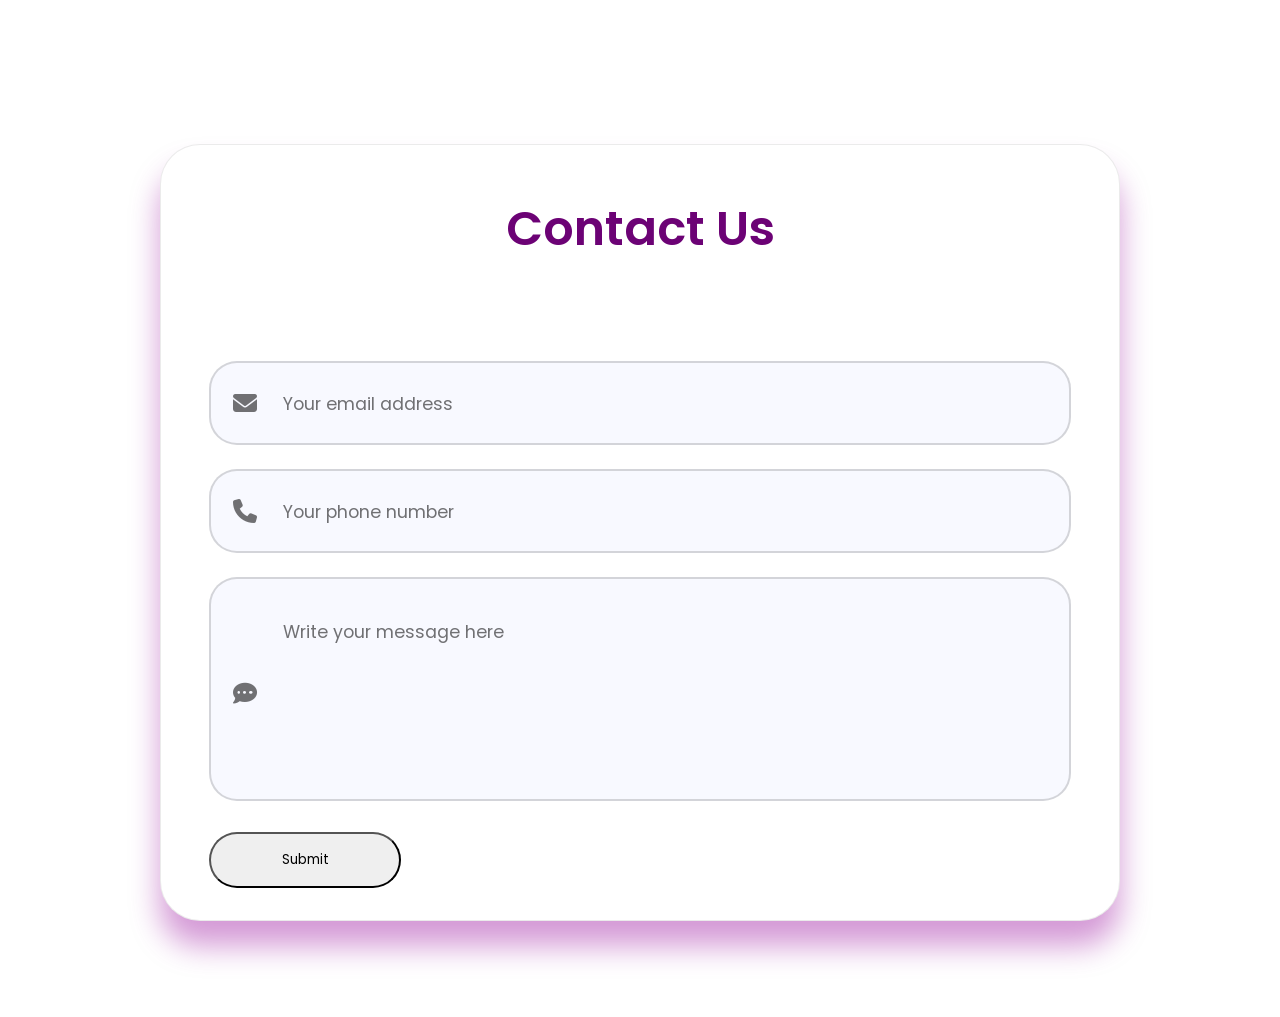
<file: contactUs.html>
<!DOCTYPE html>
<html lang="en">
<head>
    <meta charset="UTF-8">
    <meta name="viewport" content="width=device-width, initial-scale=1.0">
    <title>Document</title>
    <link rel="stylesheet" href="https://cdnjs.cloudflare.com/ajax/libs/font-awesome/6.5.1/css/all.min.css">

    <style>
        @import url('https://fonts.googleapis.com/css2?family=Poppins:wght@300;400;500;600;700&display=swap');

/* GLOBAL STYLES & RESET */
* {
    margin: 0;
    padding: 0;
    box-sizing: border-box;
    font-family: 'Poppins', sans-serif;
    text-decoration: none;
    list-style: none;
}

html {
    scroll-behavior: smooth;
}

body {
    background-color: #ffffff;
    color: #000000;
    overflow-x: hidden;
}
/* FIXED CONTAINER STRUCTURE */
section {
    min-height: 100vh;
    width: 100%;
    padding: 8rem 12%;
    position: relative;
}

.section-title {
    text-align: center;
    color: rgb(108, 2, 117);
    font-size: 3rem;
    font-weight: 600;
    margin-bottom: 4rem;
}


/* CUSTOM SCROLLBAR WITH GRADIENT */
::-webkit-scrollbar {
    width: 20px;
}

::-webkit-scrollbar-track {
    background: #e0e0e0;
}

/* CONTACT INPUT BOX LAYOUT */
.contact {
    display: flex;
    justify-content: center;
    padding: 4rem 0 6rem;
}

.input-box {
    display: flex;
    flex-direction: column;
    align-items: center;
    gap: 2rem;
    margin-top: 5rem;
    width: min(100%, 60rem);
    padding: 3rem 3rem 2rem;
    background: #ffffff;
    border-radius: 2.5rem;
    border: 1px solid rgba(0, 0, 0, 0.08);
    box-shadow: 0 25px 30px rgba(148, 3, 153, 0.4);
}

.training-details {
    width: 100%;
    background: linear-gradient(180deg, #ffffff 0%, #f7fbff 100%);
    border-radius: 1.5rem;
    padding: 1rem 1.5rem;
    border: 1px solid rgba(0,0,0,0.05);
    margin-bottom: 1.25rem;
    font-size: 1rem;
    color: rgba(0,0,0,0.85);
    line-height: 1.5;
}

.training-details p { margin: 0.2rem 0; }

.contact-form {
    display: flex;
    flex-direction: column;
    width: 100%;
    gap: 1.5rem;
}

.input {
    position: relative;
    width: 100%;
}

.input input,
.input textarea {
    border: 2px solid rgba(0, 0, 0, 0.15);
    border-radius: 1.75rem;
    width: 100%;
    padding: 1.6rem 1.8rem 1.6rem 4.5rem;
    font-size: 1.2rem;
    outline: none;
    text-align: left;
    resize: none;
    background: #f8f9ff;
    transition: border-color 0.25s ease, box-shadow 0.25s ease;
}

.input input:hover,
.input textarea:hover,
.input input:focus,
.input textarea:focus {
    border-color: rgba(148, 3, 153, 0.4);
    box-shadow: 0 8px 20px rgba(148, 3, 153, 0.4);
}

.input textarea {
    min-height: 14rem;
}

.input input::placeholder,
.input textarea::placeholder {
    font-size: 1.1rem;
    color: rgba(0, 0, 0, 0.55);
}

.input i {
    position: absolute;
    font-size: 1.5rem;
    top: 50%;
    left: 1.5rem;
    transform: translateY(-50%);
    color: rgba(0, 0, 0, 0.55);
}

.textarea-input textarea {
    padding-top: 2.5rem;
}

.textarea-input .input i {
    top: 2.2rem;
    transform: none;
}

.btn {
    width: fit-content;
    border-radius: 4rem;
    min-width: 12rem;
    padding: 1rem 2rem;
}

@media (max-width: 768px) {
    .input-box {
        padding: 2rem 1.5rem 1.5rem;
    }

    .input input,
    .input textarea {
        padding: 1.4rem 1.8rem 1.4rem 4rem;
        font-size: 1rem;
    }

    .btn {
        width: 100%;
    }
}
    </style>
</head>
<body>
     <section id="contact" class="contact">
        <div class="input-box">
            <h2 class="section-title">Contact Us</h2>
            
            <form class="contact-form" action="#" method="post">
                <div class="input">
                    <input type="email" name="email" placeholder="Your email address" required>
                    <i class="fa-solid fa-envelope"></i>
                </div>
                <div class="input">
                    <input type="tel" name="phone" placeholder="Your phone number" required>
                    <i class="fa-solid fa-phone"></i>
                </div>
                <div class="input textarea-input">
                    <textarea name="message" rows="5" placeholder="Write your message here" required></textarea>
                    <i class="fa-solid fa-comment-dots"></i>
                </div>
                <button class="btn" type="submit">Submit</button>
            </form>
        </div>
    </section>
</body>
</html>
</file>
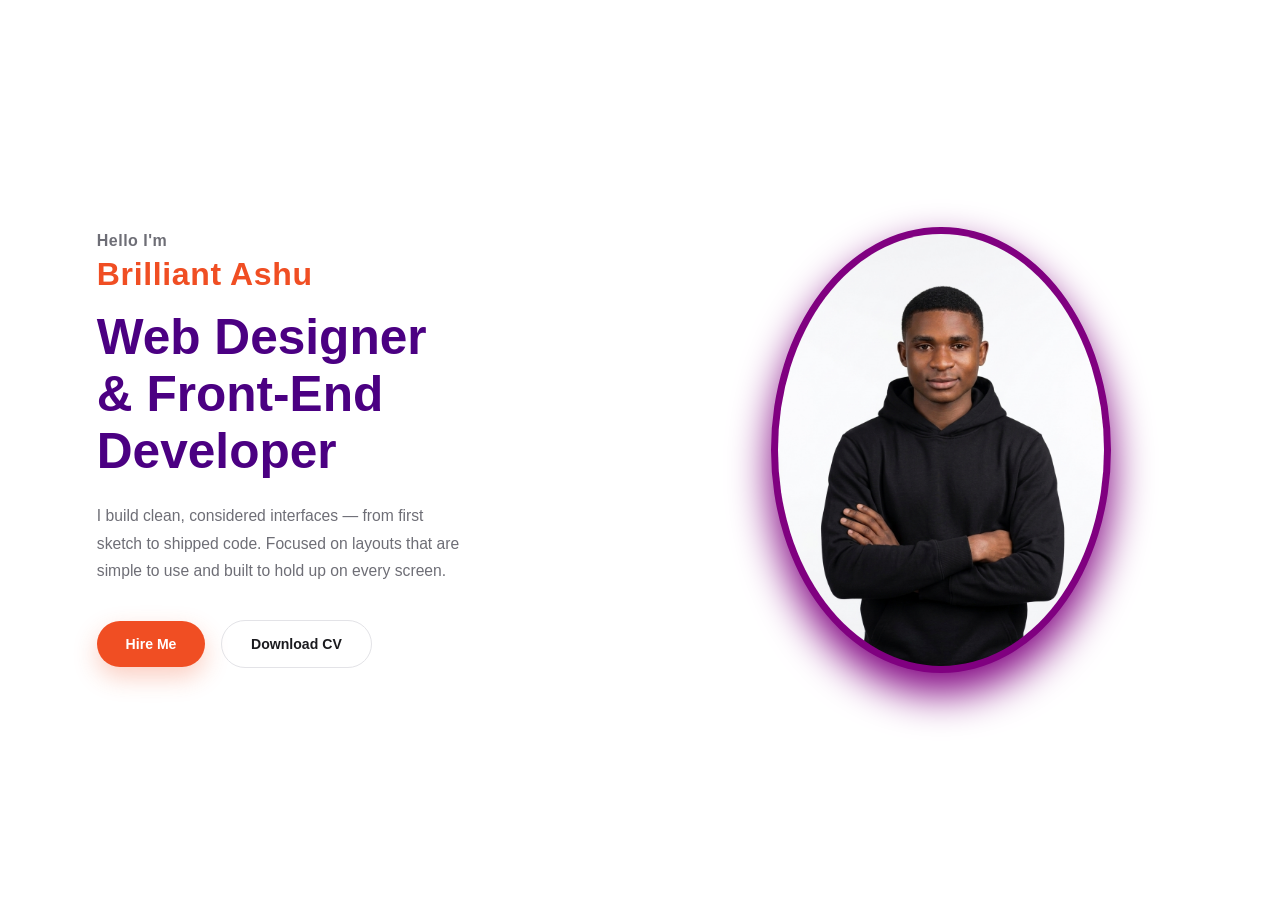
<file: hero.html>
<!DOCTYPE html>
<html lang="en">
<head>
<meta charset="UTF-8">
<meta name="viewport" content="width=device-width, initial-scale=1.0">
<title>Brilliant Ashu — Web Designer</title>
</head>
<style>
  :root{
    --orange:#F04E23;
    --orange-dark:#D8431C;
    --ink:#1B1B1F;
    --muted:#6E6E76;
    --paper:#FFFFFF;
    --ring:purple;
  }

  *{ margin:0; padding:0; box-sizing:border-box; }

  body{
    font-family:'Poppins', sans-serif;
    background: var(--paper);
    color: var(--ink);
    overflow-x:hidden;
  }

  .hero{
    position:relative;
    min-height: 100vh;
    display:grid;
    grid-template-columns: 1fr 0.85fr;
    align-items:center;
    gap: 2rem;
    max-width: 1240px;
    margin: 0 auto;
    padding: 6vh 6vw;
    overflow:hidden;
  }

  /* ---------- LEFT COLUMN ---------- */

  .copy{
    position:relative;
    z-index:2;
  }
  .copy h1{
    color: #4B0082;
  }

  .eyebrow{
    font-size: 1rem;
    font-weight:600;
    letter-spacing:.03em;
    color: var(--muted);
    margin-bottom: .35rem;
  }

  .name{
    font-size: 2rem;
    font-weight:700;
    color: var(--orange);
    letter-spacing:.02em;
    margin-bottom: 1rem;
  }

  h1{
    font-size: clamp(2.1rem, 4.4vw, 3.1rem);
    font-weight:800;
    line-height:1.15;
    color: var(--ink);
    max-width: 12ch;
  }

  .bio{
    margin-top: 1.4rem;
    max-width: 42ch;
    font-size: .98rem;
    line-height:1.75;
    color: var(--muted);
  }

  .actions{
    display:flex;
    align-items:center;
    gap: 1rem;
    margin-top: 2.2rem;
    flex-wrap:wrap;
  }

  .btn{
    display:inline-flex;
    align-items:center;
    gap:.55rem;
    font-family:'Poppins', sans-serif;
    font-weight:600;
    font-size: .88rem;
    text-decoration:none;
    padding: .95rem 1.8rem;
    border-radius: 40px;
    transition: transform .18s ease, box-shadow .18s ease, background .18s ease;
  }

  .btn:focus-visible{
    outline: 2px solid var(--orange-dark);
    outline-offset: 3px;
  }

  .btn-primary{
    background: var(--orange);
    color: #fff;
    box-shadow: 0 10px 24px rgba(240,78,35,0.28);
  }
  .btn-primary:hover{ background: var(--orange-dark); transform: translateY(-2px); }

  .btn-outline{
    background: transparent;
    color: var(--ink);
    border: 1.5px solid #E3E3E7;
  }
  .btn-outline:hover{ border-color: var(--ink); transform: translateY(-2px); }

  .btn-outline svg{ width:15px; height:15px; }

  /* ---------- RIGHT COLUMN — PORTRAIT ---------- */

  .portrait-col{
    position:relative;
    display:flex;
    flex-direction:column;
    align-items:center;
    justify-self:center;
    z-index:2;
  }

  .blob-wrap{
    position:relative;
    width: min(340px, 68vw);
    aspect-ratio: 1 / 1;
  }
  .portrait-frame{
    position:relative;
    z-index:2;
    width:100%;
    height:100%;
    border-radius:50%;
    border: 7px solid var(--ring);
    overflow:hidden;
    background-color: var(--ring);
    box-shadow: 0 20px 40px var(--ring);
  }

  .portrait-frame img{
    width:100%;
    height:100%;
    object-fit:cover;
    display:block;
  }

  

  /* ---------- BACKGROUND DECOR ---------- */

  .bg-ring{
    position:absolute;
    top:50%;
    right:-6vw;
    transform: translateY(-50%);
    width: 46vw;
    max-width: 620px;
    aspect-ratio: 1/1;
    border-radius:50%;
    border: 1px solid #F1D9D0;
    z-index:0;
  }

  /* ---------- RESPONSIVE ---------- */

  @media (max-width: 860px){
    .hero{
      grid-template-columns: 1fr;
      gap: 3.2rem;
      text-align:center;
      padding-top: 7vh;
    }
    .copy{ display:flex; flex-direction:column; align-items:center; }
    h1{ max-width: 16ch; }
    .actions{ justify-content:center; }
    .bg-ring{ display:none; }
  }

  @media (max-width: 420px){
    .hero{ padding: 7vh 6vw; }
    .btn{ padding: .85rem 1.4rem; font-size:.82rem; }
  }
</style>
<body>

<section class="hero">
  <!-- <div class="bg-ring" aria-hidden="true"></div> -->

  <div class="copy">
    <p class="eyebrow">Hello I'm</p>
    <p class="name">Brilliant Ashu</p>
    <h1>Web Designer &amp; Front-End Developer</h1>

    <p class="bio">
      I build clean, considered interfaces — from first sketch to shipped
      code. Focused on layouts that are simple to use and built to hold up
      on every screen.
    </p>

    <div class="actions">
      <a href="#contact" class="btn btn-primary">Hire Me</a>
      <a href="#" class="btn btn-outline">
        Download CV
      </a>
    </div>
  </div>

  <div class="portrait-col">
    <div class="blob-wrap">
      <div class="portrait-frame">
        <img src="portrait.png" alt="Portrait of Brilliant Ashu">
      </div>
    </div>

  </div>

</section>

</body>
</html>
</file>
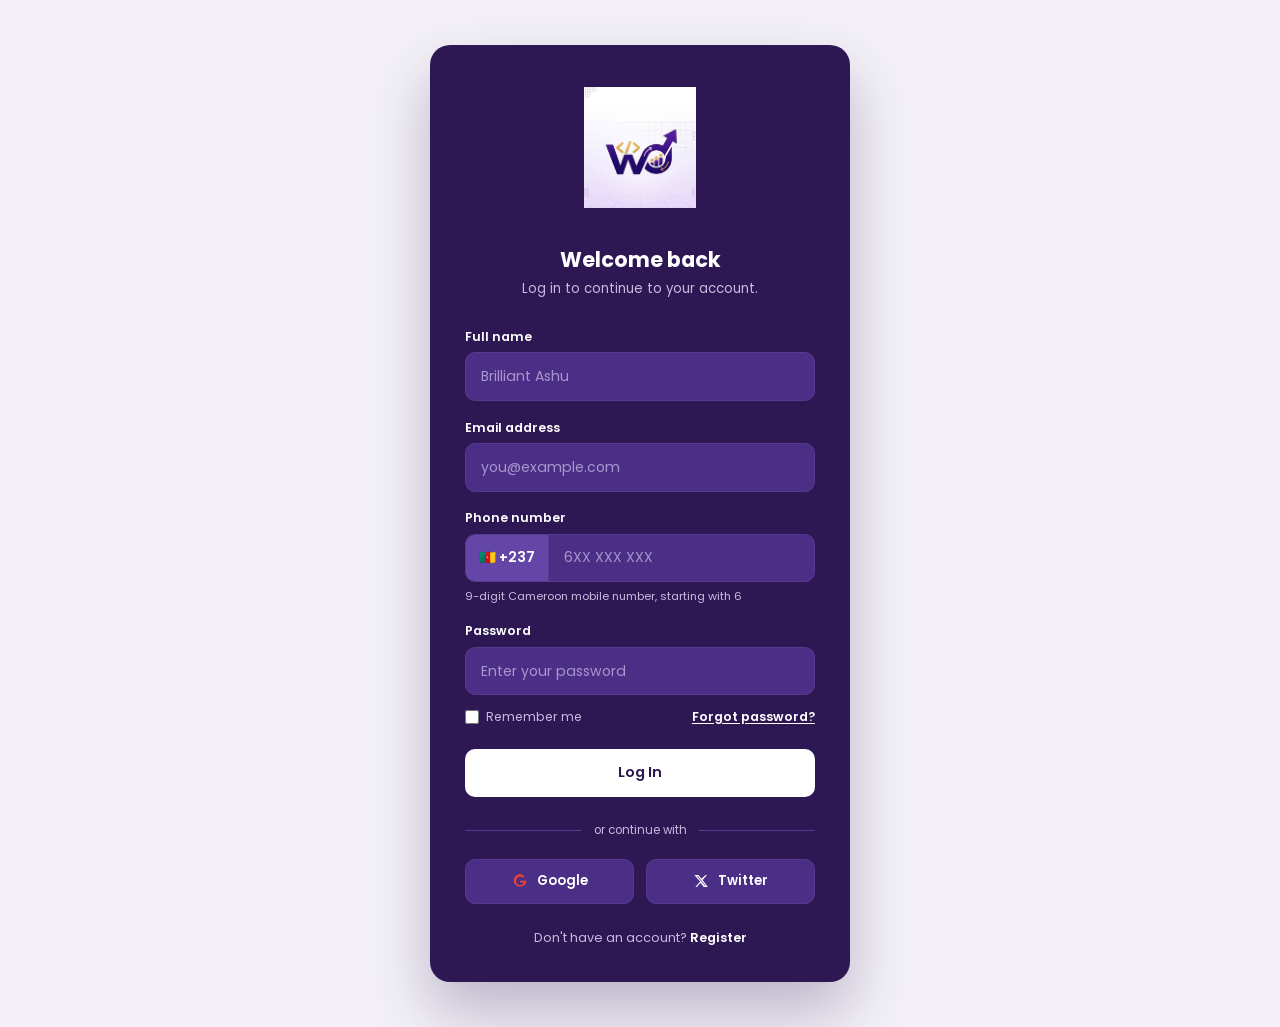
<file: login.html>
<!DOCTYPE html>
<html lang="en">
<head>
<meta charset="UTF-8">
<meta name="viewport" content="width=device-width, initial-scale=1.0">
<title>Log In — Brilliant Ashu</title>
<link rel="preconnect" href="https://fonts.googleapis.com">
<link rel="preconnect" href="https://fonts.gstatic.com" crossorigin>
<link href="https://fonts.googleapis.com/css2?family=Poppins:wght@400;500;600;700;800&display=swap" rel="stylesheet">
<style>

  :root{
    --purple:#2E1854;
    --purple-light:#4B2E85;
    --purple-lighter:#6446A8;
    --white:#FFFFFF;
    --muted:#C6BADE;
    --bg:#F3F1F7;
    --line:#553A8F;
  }

  *{ margin:0; padding:0; box-sizing:border-box; }

  body{
    font-family:'Poppins', sans-serif;
    background: var(--bg);
    min-height:100vh;
    display:flex;
    align-items:center;
    justify-content:center;
    padding: 5vh 5vw;
  }

  .auth-card{
    width: 100%;
    max-width: 420px;
    background: var(--purple);
    border-radius: 20px;
    padding: 2.6rem 2.2rem 2.2rem;
    color: var(--white);
    box-shadow: 0 30px 60px rgba(46,24,84,0.28);
  }

  /* ---------- LOGO ---------- */

  .logo{
    display:flex;
    flex-direction:column;
    align-items:center;
    gap:.6rem;
    margin-bottom: 1.8rem;
  }
 

.logo-mark img{
  max-width: 7rem;
}
  .logo-word{
    font-weight:700;
    font-size: .95rem;
    color: var(--white);
    letter-spacing:.01em;
  }

  h1{
    font-size: 1.3rem;
    font-weight:700;
    text-align:center;
    margin-bottom: .3rem;
  }

  .sub{
    font-size: .83rem;
    color: var(--muted);
    text-align:center;
    margin-bottom: 1.8rem;
  }

  /* ---------- FIELDS ---------- */

  .field{ margin-bottom: 1.1rem; }

  .field label{
    display:block;
    font-size: .78rem;
    font-weight:600;
    color: var(--white);
    margin-bottom: .4rem;
  }

  .field input{
    width:100%;
    font-family:'Poppins', sans-serif;
    font-size: .88rem;
    padding: .8rem .95rem;
    border: 1.5px solid var(--line);
    border-radius: 10px;
    background: var(--purple-light);
    color: var(--white);
    transition: border-color .18s ease, box-shadow .18s ease;
  }

  .field input::placeholder{ color: #A896CE; }

  .field input:focus{
    outline:none;
    border-color: var(--white);
    box-shadow: 0 0 0 3px rgba(255,255,255,0.12);
  }

  /* phone field with fixed country code */
  .phone-group{
    display:flex;
    border: 1.5px solid var(--line);
    border-radius: 10px;
    overflow:hidden;
    background: var(--purple-light);
    transition: border-color .18s ease, box-shadow .18s ease;
  }

  .phone-group:focus-within{
    border-color: var(--white);
    box-shadow: 0 0 0 3px rgba(255,255,255,0.12);
  }

  .phone-code{
    display:flex;
    align-items:center;
    gap:.4rem;
    padding: .8rem .8rem;
    background: var(--purple-lighter);
    font-size: .86rem;
    font-weight:600;
    color: var(--white);
    border-right: 1.5px solid var(--line);
    white-space:nowrap;
  }

  .phone-group input{
    border: none;
    border-radius: 0;
    flex:1;
    min-width:0;
    background: transparent;
  }

  .phone-group input:focus{ box-shadow:none; }

  .hint{
    font-size: .7rem;
    color: var(--muted);
    margin-top: .35rem;
  }

  /* ---------- ROW: forgot password ---------- */

  .row-between{
    display:flex;
    align-items:center;
    justify-content:space-between;
    margin: -.3rem 0 1.4rem;
    font-size: .78rem;
  }

  .remember{
    display:flex;
    align-items:center;
    gap: .4rem;
    color: var(--muted);
  }

  .remember input{ accent-color: var(--white); width:14px; height:14px; }

  .link{
    color: var(--white);
    font-weight:600;
    text-decoration: underline;
    text-underline-offset: 2px;
  }
  .link:hover{ color: var(--muted); }

  /* ---------- BUTTON ---------- */

  .btn-submit{
    width:100%;
    font-family:'Poppins', sans-serif;
    font-weight:600;
    font-size: .9rem;
    color: var(--purple);
    background: var(--white);
    border: none;
    border-radius: 10px;
    padding: .85rem 0;
    cursor:pointer;
    transition: background .18s ease, transform .18s ease;
  }

  .btn-submit:hover{ background: #E7E1F2; transform: translateY(-1px); }
  .btn-submit:focus-visible{ outline: 2px solid var(--white); outline-offset:3px; }

  /* ---------- DIVIDER ---------- */

  .divider{
    display:flex;
    align-items:center;
    gap: .8rem;
    margin: 1.6rem 0 1.2rem;
    font-size: .72rem;
    color: var(--muted);
  }
  .divider::before, .divider::after{
    content:"";
    flex:1;
    height:1px;
    background: var(--line);
  }

  /* ---------- SOCIAL BUTTONS ---------- */

  .social-row{
    display:flex;
    gap: .7rem;
  }

  .btn-social{
    flex:1;
    display:flex;
    align-items:center;
    justify-content:center;
    gap:.55rem;
    padding: .72rem 0;
    border: 1.5px solid var(--line);
    border-radius: 10px;
    background: var(--purple-light);
    color: var(--white);
    font-size: .82rem;
    font-weight:600;
    text-decoration:none;
    transition: border-color .18s ease, transform .18s ease, background .18s ease;
  }

  .btn-social:hover{ border-color: var(--white); transform: translateY(-1px); }
  .btn-social:focus-visible{ outline: 2px solid var(--white); outline-offset: 2px; }

  .btn-social svg{ width:16px; height:16px; flex-shrink:0; }

  /* ---------- SWITCH LINE ---------- */

  .switch-line{
    text-align:center;
    font-size: .8rem;
    color: var(--muted);
    margin-top: 1.6rem;
  }

  .switch-line a{
    color: var(--white);
    font-weight:600;
    text-decoration:none;
  }
  .switch-line a:hover{ text-decoration:underline; }

  /* ---------- RESPONSIVE ---------- */

  @media (max-width: 420px){
    .auth-card{ padding: 2.2rem 1.4rem 1.8rem; border-radius: 16px; }
    .social-row{ flex-direction:column; }
  }

</style>
</head>
<body>

<div class="auth-card">

  <div class="logo">
    <div class="logo-mark"><img src="log1.jpg" alt=""></div>
  </div>

  <h1>Welcome back</h1>
  <p class="sub">Log in to continue to your account.</p>

  <form>
    <div class="field">
      <label for="login-name">Full name</label>
      <input type="text" id="login-name" name="name" placeholder="Brilliant Ashu" autocomplete="name" required>
    </div>

    <div class="field">
      <label for="login-email">Email address</label>
      <input type="email" id="login-email" name="email" placeholder="you@example.com" autocomplete="email" required>
    </div>

    <div class="field">
      <label for="login-phone">Phone number</label>
      <div class="phone-group">
        <span class="phone-code">🇨🇲 +237</span>
        <input type="tel" id="login-phone" name="phone" placeholder="6XX XXX XXX" inputmode="numeric" pattern="6[0-9]{8}" maxlength="9" autocomplete="tel-national">
      </div>
      <p class="hint">9-digit Cameroon mobile number, starting with 6</p>
    </div>

    <div class="field">
      <label for="login-password">Password</label>
      <input type="password" id="login-password" name="password" placeholder="Enter your password" autocomplete="current-password" required>
    </div>

    <div class="row-between">
      <label class="remember"><input type="checkbox"> Remember me</label>
      <a href="#" class="link">Forgot password?</a>
    </div>

    <button type="submit" class="btn-submit">Log In</button>
  </form>

  <div class="divider">or continue with</div>

  <div class="social-row">
    <a href="#" class="btn-social" aria-label="Continue with Google">
      <svg viewBox="0 0 24 24"><path fill="#EA4335" d="M12 10.2v3.9h5.5c-.24 1.4-1.7 4.1-5.5 4.1-3.3 0-6-2.7-6-6.2s2.7-6.2 6-6.2c1.9 0 3.15.8 3.87 1.5l2.64-2.55C16.86 3.05 14.7 2 12 2 6.9 2 2.75 6.1 2.75 11.2S6.9 20.4 12 20.4c6.9 0 9.4-4.85 9.4-7.35 0-.5-.05-.87-.12-1.25H12z"/></svg>
      Google
    </a>
    <a href="#" class="btn-social" aria-label="Continue with Twitter">
      <svg viewBox="0 0 24 24" fill="#FFFFFF"><path d="M18.9 3H21l-6.6 7.55L22.2 21h-6.1l-4.8-6.28L5.8 21H3.6l7.06-8.08L2 3h6.25l4.34 5.74L18.9 3zm-1.07 16.17h1.16L7.24 4.76H6l11.83 14.4z"/></svg>
      Twitter
    </a>
  </div>

  <p class="switch-line">Don't have an account? <a href="register.html">Register</a></p>

</div>

</body>
</html>
</file>
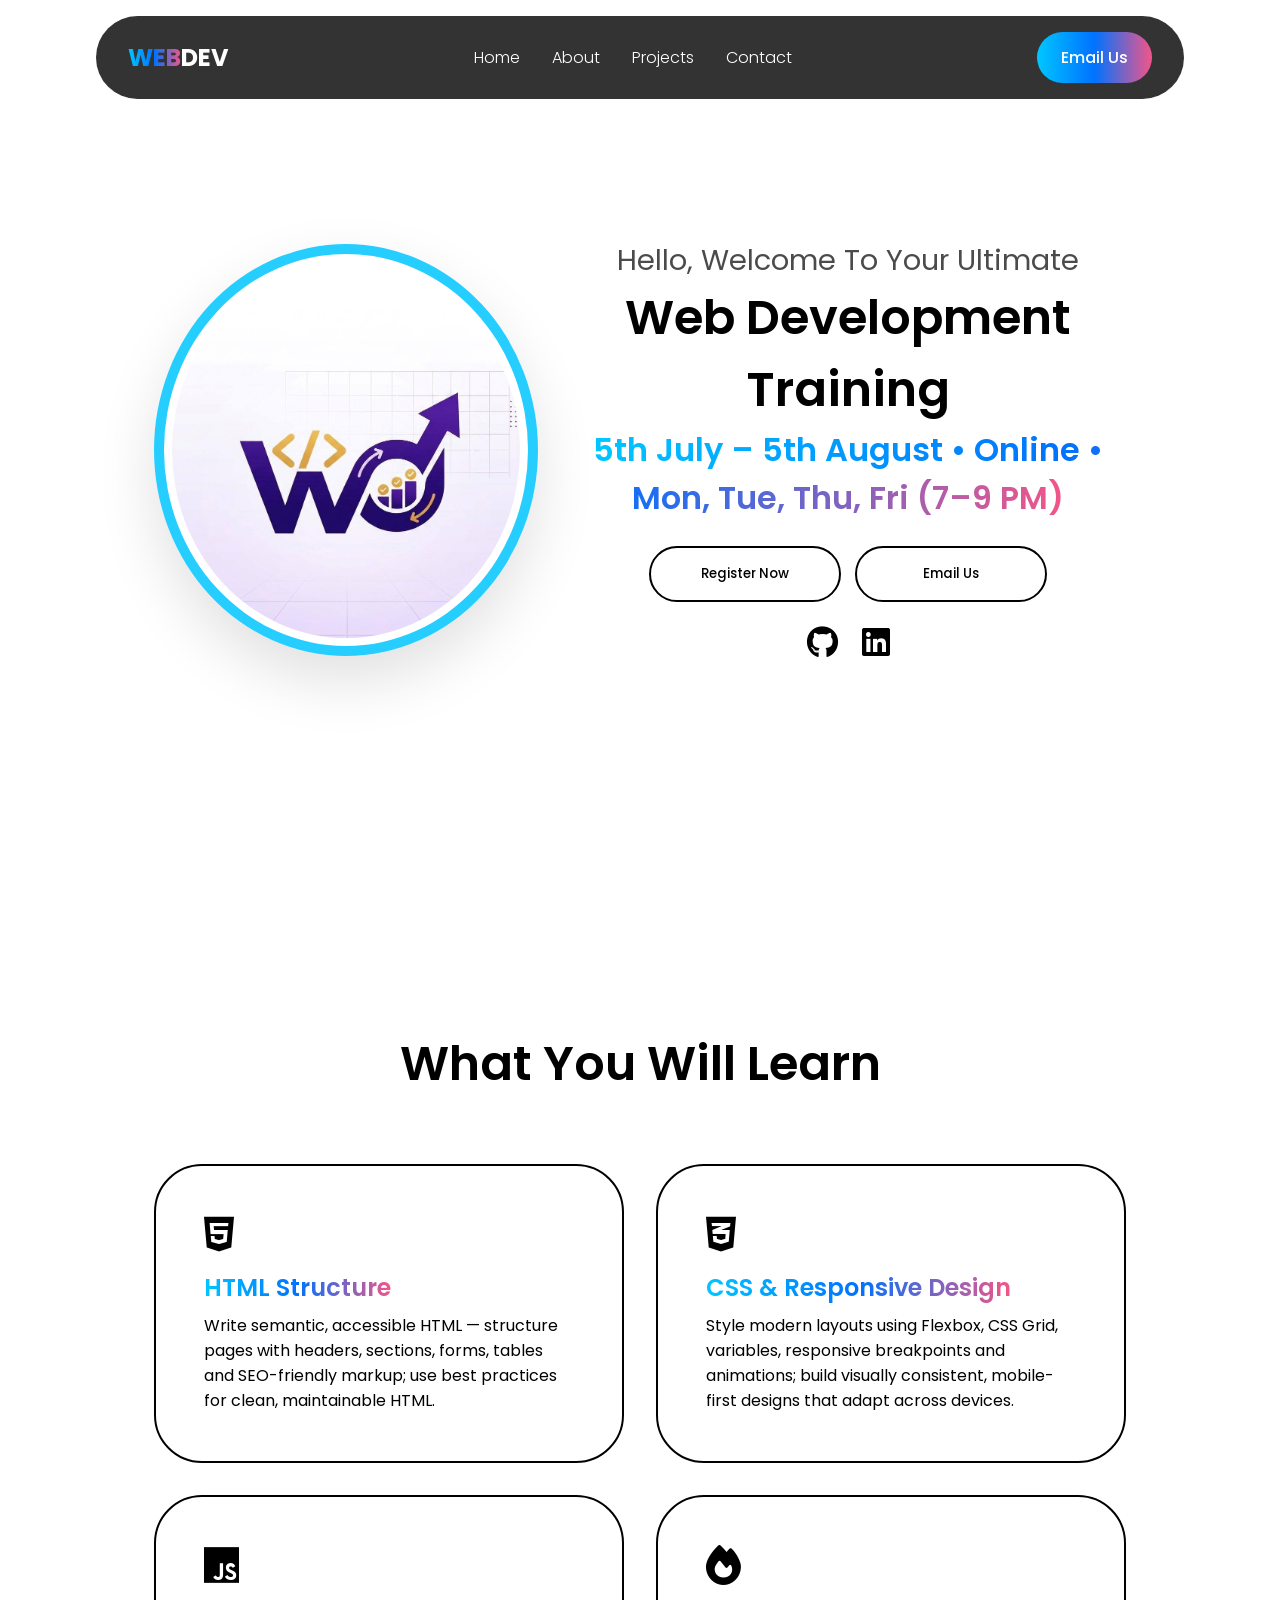
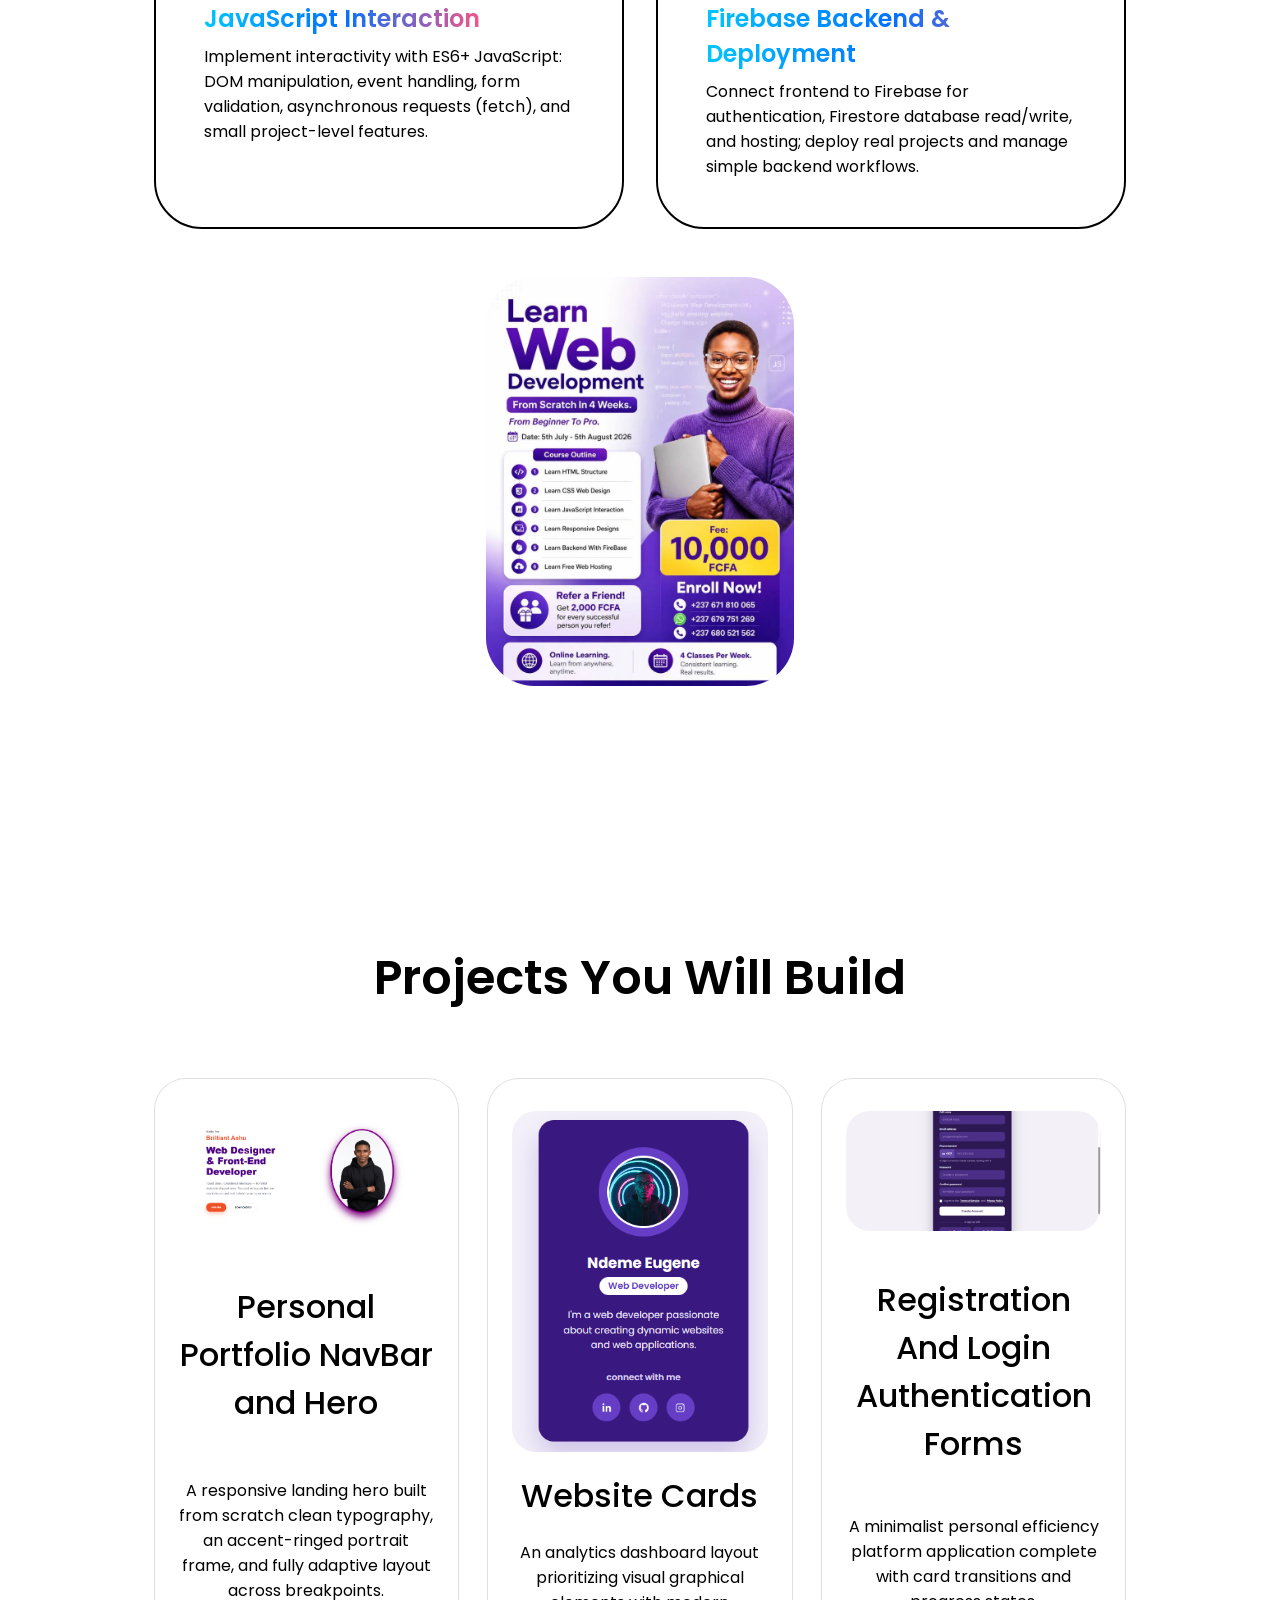
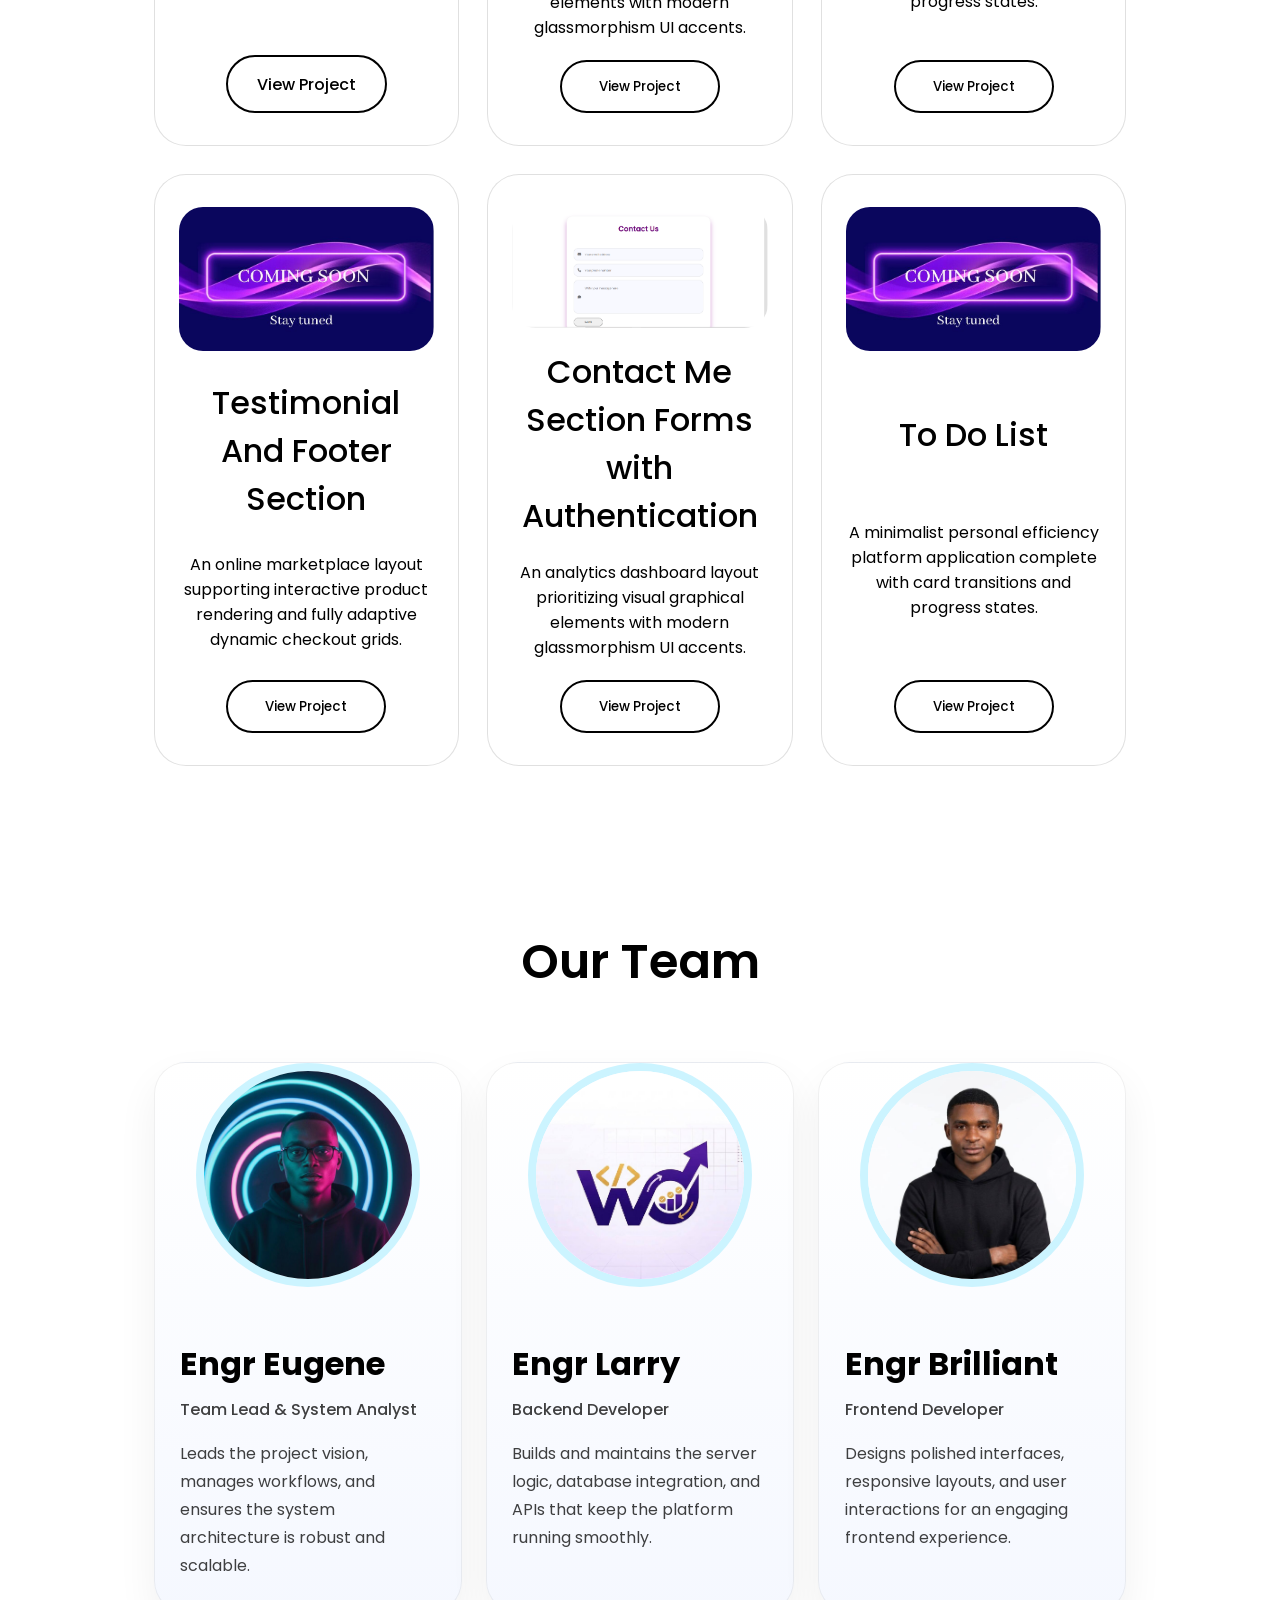
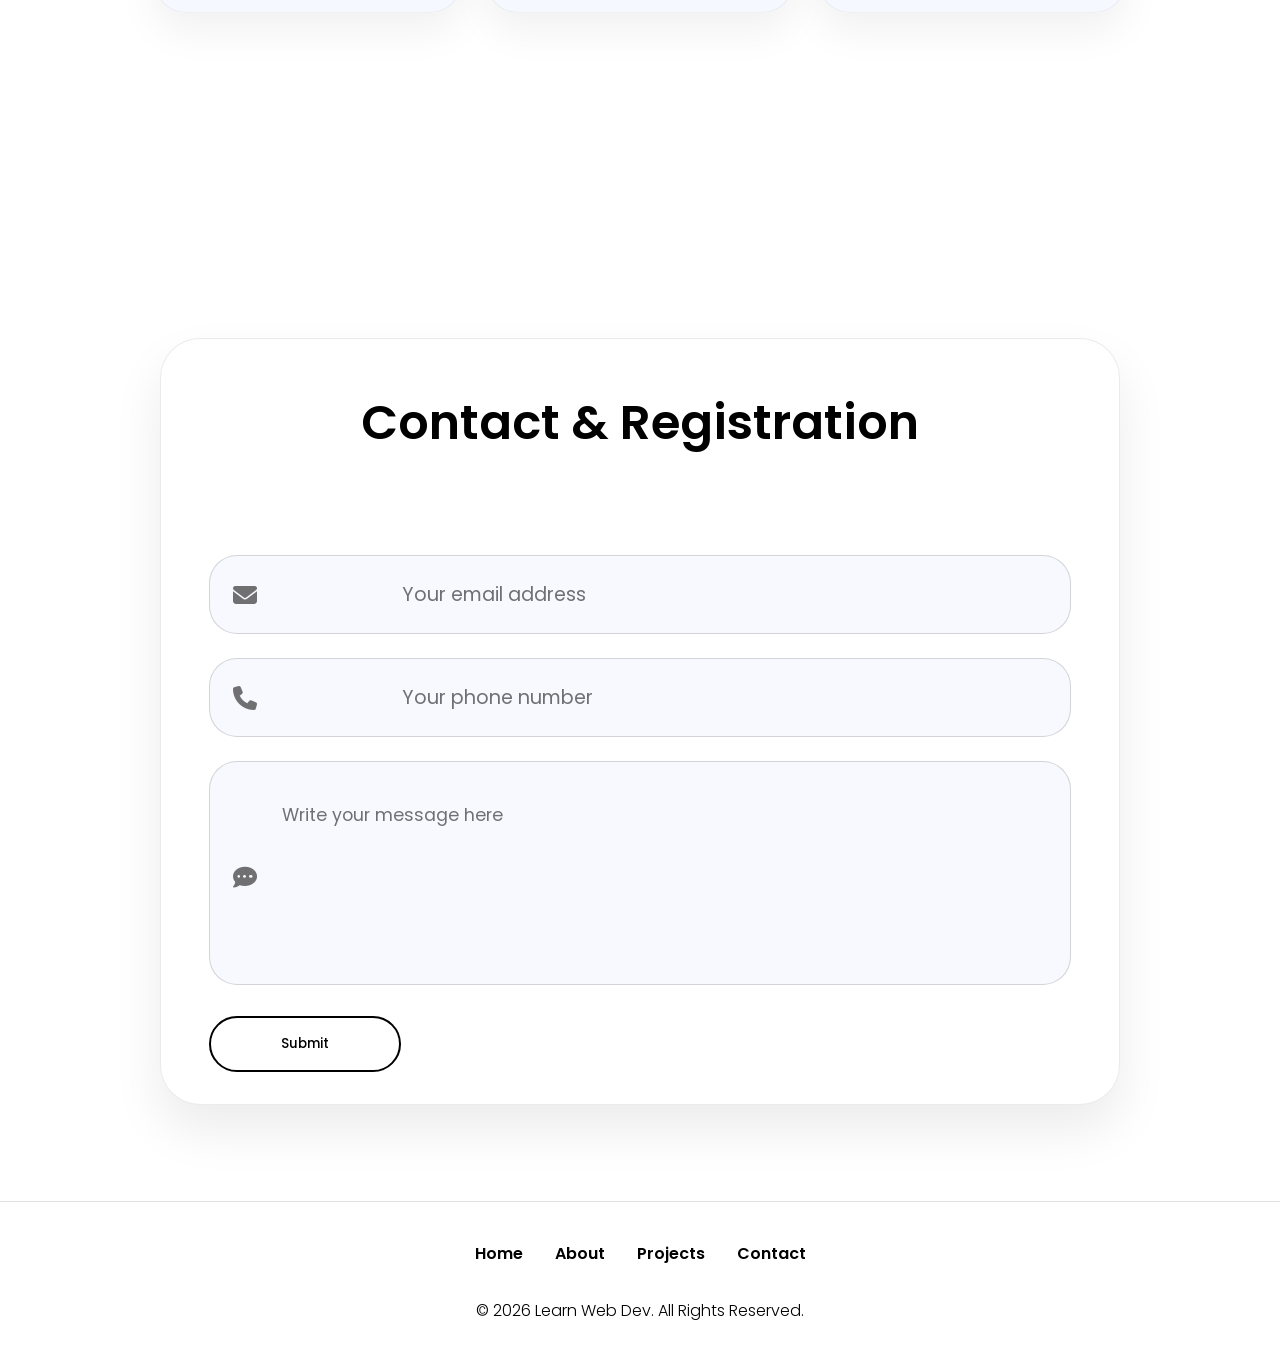
<file: mainlanding.html>
<!DOCTYPE html>
<html lang="en">
<head>
    <meta charset="UTF-8">
    <meta name="viewport" content="width=device-width, initial-scale=1.0">
    <title>Portfolio Website</title>
    <link rel="stylesheet" href="https://cdnjs.cloudflare.com/ajax/libs/font-awesome/6.5.1/css/all.min.css">
    <link rel="stylesheet" href="style.css">
</head>
<body>

    <header class="header">
        <a href="#about" class="logo"><span>WEB</span>DEV</a>
        
        <i class="fa-solid fa-bars" id="menu-icon"></i>
        
        <ul class="nav-links">
            <li><a href="#home">Home</a></li>
            <li><a href="#about">About</a></li>
            <li><a href="#projects">Projects</a></li>
            <li><a href="#contact">Contact</a></li>
        </ul>
        
        <button class="visit-btn">Email Us</button>
    </header>

    <section id="about" class="about">
        <div class="about-container">
            <img src="log1.jpg" alt="Profile Image">
            <div class="info-box">
                <div class="text">
                    <h3>Hello, Welcome To Your Ultimate</h3>
                    <h1>Web Development Training</h1>
                    <span class="job-title">5th July – 5th August • Online • Mon, Tue, Thu, Fri (7–9 PM)</span>
                </div>
                <div class="button-group">
                    <button class="btn">Register Now</button>
                    <button class="btn">Email Us</button>
                </div>
                <div class="socials">
                    <a href="#"><i class="fa-brands fa-github"></i></a>
                    <a href="#"><i class="fa-brands fa-linkedin"></i></a>
                </div>
            </div>
        </div>
    </section>

    <section id="experience" class="experience">
        <h2 class="section-title">What You Will Learn</h2>
        <div class="experience-info">
            <div class="grid">
                <div class="grid-card">
                    <i class="fa-brands fa-html5"></i>
                    <span>HTML Structure</span>
                    <p>Write semantic, accessible HTML — structure pages with headers, sections, forms, tables and SEO-friendly markup; use best practices for clean, maintainable HTML.</p>
                </div>
                <div class="grid-card">
                    <i class="fa-brands fa-css3-alt"></i>
                    <span>CSS & Responsive Design</span>
                    <p>Style modern layouts using Flexbox, CSS Grid, variables, responsive breakpoints and animations; build visually consistent, mobile-first designs that adapt across devices.</p>
                </div>
                <div class="grid-card">
                    <i class="fa-brands fa-js"></i>
                    <span>JavaScript Interaction</span>
                    <p>Implement interactivity with ES6+ JavaScript: DOM manipulation, event handling, form validation, asynchronous requests (fetch), and small project-level features.</p>
                </div>
                <div class="grid-card">
                    <i class="fa-solid fa-fire"></i>
                    <span>Firebase Backend & Deployment</span>
                    <p>Connect frontend to Firebase for authentication, Firestore database read/write, and hosting; deploy real projects and manage simple backend workflows.</p>
                </div>
            </div>
            <img src="main1.jpg" alt="Experience Illustration">
        </div>
    </section>

    <section id="projects" class="projects">
        <h2 class="section-title">Projects You Will Build</h2>
        <div class="projects-grid">
            <div class="project-card">
                <img src="Screen1.PNG" alt="Project 1" class="cardimg">
                <h3>Personal Portfolio NavBar and Hero </h3>
                <p>A responsive landing hero built from scratch clean typography, an accent-ringed portrait frame, and fully adaptive layout across breakpoints.</p>
                <div class="button-group">
                    <a href="hero.html" class="btn">View Project</a>
                    
                </div>
            </div>
            <div class="project-card">
                <img src="eugene_card.png" alt="Project 2" class="cardimg">
                <h3>Website Cards</h3>
                <p>An analytics dashboard layout prioritizing visual graphical elements with modern glassmorphism UI accents.</p>
                <div class="button-group">
                   <a href="profile-card.html"><button class="btn">View Project</button></a>
                    
                </div>
            </div>
            <div class="project-card">
                <img src="regis.PNG" alt="Project 3">
                <h3>Registration And Login Authentication Forms</h3>
                <p>A minimalist personal efficiency platform application complete with card transitions and progress states.</p>
                <div class="button-group">
                    <a href="register.html"><button class="btn">View Project</button></a>
                    
                </div>
            </div>





<div class="project-card">
                <img src="coming.jpg" alt="Project 1">
                <h3>Testimonial And Footer Section</h3>
                <p>An online marketplace layout supporting interactive product rendering and fully adaptive dynamic checkout grids.</p>
                <div class="button-group">
                    <button class="btn">View Project</button>
                    
                </div>
            </div>
            <div class="project-card">
                <img src="contactproject.PNG" alt="Project 2">
                <h3>Contact Me Section Forms with Authentication</h3>
                <p>An analytics dashboard layout prioritizing visual graphical elements with modern glassmorphism UI accents.</p>
                <div class="button-group">
                    <a href="contactUs.html"><button class="btn">View Project</button></a>
                    
                </div>
            </div>
            <div class="project-card">
                <img src="coming.jpg" alt="Project 3">
                <h3>To Do List</h3>
                <p>A minimalist personal efficiency platform application complete with card transitions and progress states.</p>
                <div class="button-group">
                    <button class="btn">View Project</button>
                
                </div>
            </div>


        </div>
    </section>

    <section id="team" class="team">
        <h2 class="section-title">Our Team</h2>
        <div class="team-grid">
            <article class="team-card">
                <div class="team-image">
                    <img src="eugene.jpg" alt="Engr Eugene">
                </div>
                <div class="team-content">
                    <h3>Engr Eugene</h3>
                    <p class="team-role">Team Lead & System Analyst</p>
                    <p>Leads the project vision, manages workflows, and ensures the system architecture is robust and scalable.</p>
                </div>
            </article>
            <article class="team-card">
                <div class="team-image">
                    <img src="log1.jpg" alt="Engr Larry">
                </div>
                <div class="team-content">
                    <h3>Engr Larry</h3>
                    <p class="team-role">Backend Developer</p>
                    <p>Builds and maintains the server logic, database integration, and APIs that keep the platform running smoothly.</p>
                </div>
            </article>
            <article class="team-card">
                <div class="team-image">
                    <img src="brilliant.jpg" alt="Engr Brilliant">
                </div>
                <div class="team-content">
                    <h3>Engr Brilliant</h3>
                    <p class="team-role">Frontend Developer</p>
                    <p>Designs polished interfaces, responsive layouts, and user interactions for an engaging frontend experience.</p>
                </div>
            </article>
        </div>
    </section>

    <section id="contact" class="contact">
        <div class="input-box">
            <h2 class="section-title">Contact & Registration</h2>
            
            <form class="contact-form" action="#" method="post">
                <div class="input">
                    <input type="email" name="email" placeholder="Your email address" required>
                    <i class="fa-solid fa-envelope"></i>
                </div>
                <div class="input">
                    <input type="tel" name="phone" placeholder="Your phone number" required>
                    <i class="fa-solid fa-phone"></i>
                </div>
                <div class="input textarea-input">
                    <textarea name="message" rows="5" placeholder="Write your message here" required></textarea>
                    <i class="fa-solid fa-comment-dots"></i>
                </div>
                <button class="btn" type="submit">Submit</button>
            </form>
        </div>
    </section>

    <footer class="footer">
        <ul class="nav-links">
            <li><a href="#home">Home</a></li>
            <li><a href="#about">About</a></li>
            <li><a href="#projects">Projects</a></li>
            <li><a href="#contact">Contact</a></li>
        </ul>
        <p class="copyright">© 2026 Learn Web Dev. All Rights Reserved.</p>
    </footer>

    <script src="script.js"></script>
</body>
</html>
</file>
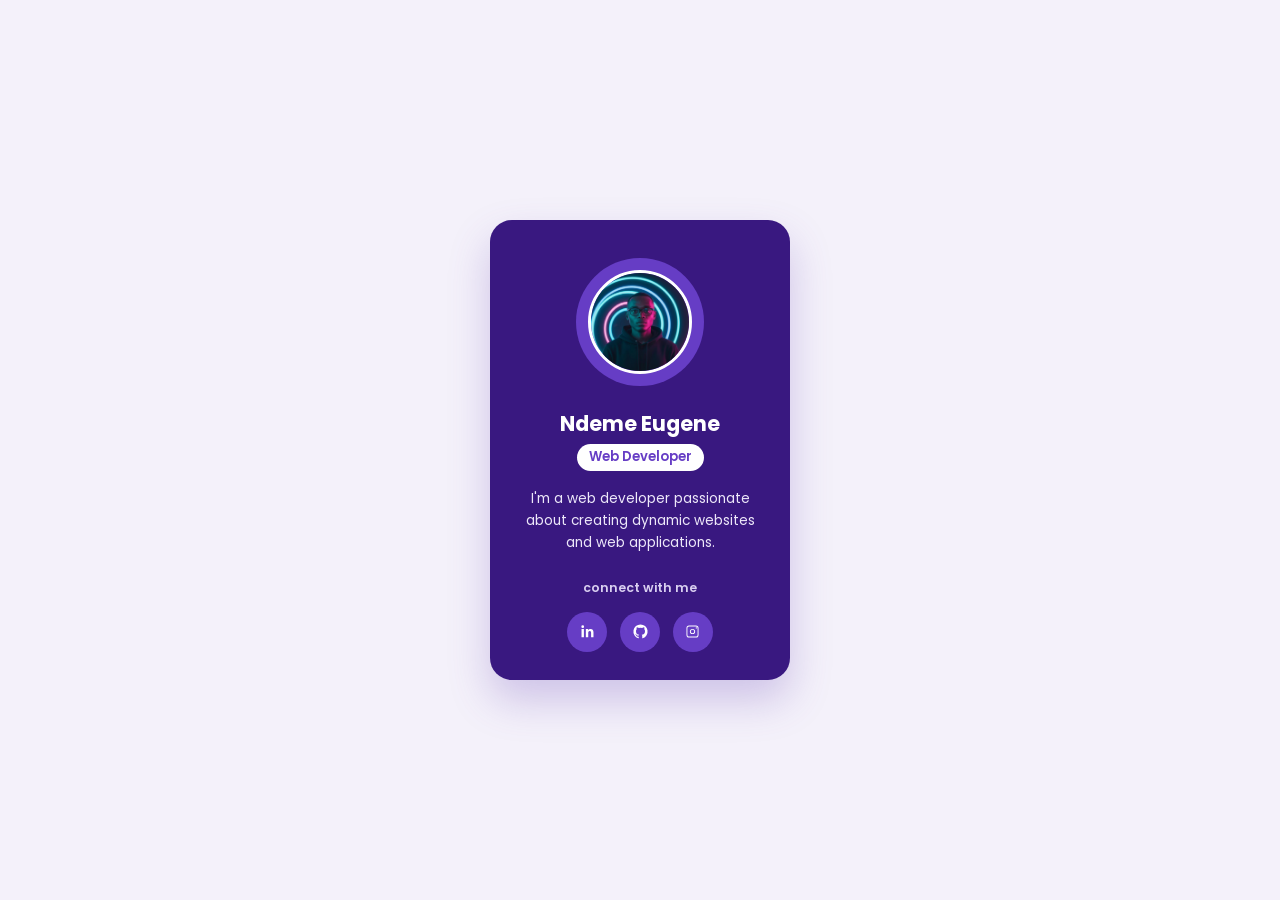
<file: profile-card.html>
<!DOCTYPE html>
<html lang="en">
<head>
<meta charset="UTF-8">
<meta name="viewport" content="width=device-width, initial-scale=1.0">
<title>Brilliant Ashu — Profile Card</title>
<link rel="preconnect" href="https://fonts.googleapis.com">
<link rel="preconnect" href="https://fonts.gstatic.com" crossorigin>
<link href="https://fonts.googleapis.com/css2?family=Poppins:wght@400;500;600;700;800&display=swap" rel="stylesheet">
<style>

  :root{
    --purple:#391880;
    --purple-dark:#140436;
    --purple-light:#663dc5;
    --white:#FFFFFF;
    --bg:#F4F1FA;
  }

  *{ margin:0; padding:0; box-sizing:border-box; }

  body{
    font-family:'Poppins', sans-serif;
    background: var(--bg);
    min-height:100vh;
    display:flex;
    align-items:center;
    justify-content:center;
    padding: 5vh 5vw;
  }

  .card{
    position:relative;
    width: 100%;
    max-width: 300px;
    background: var(--purple);
    border-radius: 22px;
    padding: 2.4rem 1.8rem 1.8rem;
    text-align:center;
    color: var(--white);
    box-shadow: 0 20px 40px rgba(108,74,182,0.28);
  }

  /* ---------- MENU BUTTON ---------- */

  .menu-btn{
    position:absolute;
    top: 1rem;
    right: 1rem;
    width: 30px;
    height: 30px;
    border-radius:50%;
    background: var(--purple-light);
    display:flex;
    align-items:center;
    justify-content:center;
    gap: 3px;
  }

  .menu-btn span{
    width: 3.5px;
    height: 3.5px;
    border-radius:50%;
    background: var(--white);
  }

  /* ---------- AVATAR ---------- */

  .avatar-wrap{
    width: 128px;
    height: 128px;
    margin: 0 auto 1.4rem;
    border-radius:50%;
    background: var(--purple-light);
    display:flex;
    align-items:center;
    justify-content:center;
  }

  .avatar-wrap img{
    width: 104px;
    height: 104px;
    border-radius:50%;
    object-fit:cover;
    border: 3px solid var(--white);
  }

  /* ---------- TEXT ---------- */

  .name{
    font-size: 1.3rem;
    font-weight:700;
    margin-bottom: .25rem;
  }

  .role{
    font-size: .82rem;
    font-weight:600;
    color: var(--purple-light);
    background: var(--white);
    display:inline-block;
    padding: .2rem .75rem;
    border-radius: 999px;
    margin-bottom: 1.1rem;
  }

  .bio{
    font-size: .85rem;
    line-height:1.6;
    color: #EDE8F9;
    margin-bottom: 1.6rem;
  }

  .connect-label{
    font-size: .78rem;
    font-weight:600;
    color: #D9CFF0;
    margin-bottom: .9rem;
  }

  /* ---------- SOCIALS ---------- */

  .socials{
    display:flex;
    justify-content:center;
    gap: .8rem;
  }

  .socials a{
    width: 40px;
    height: 40px;
    border-radius:50%;
    background: var(--purple-light);
    display:flex;
    align-items:center;
    justify-content:center;
    transition: background .18s ease, transform .18s ease;
  }

  .socials a:hover{
    background: var(--white);
    transform: translateY(-2px);
  }

  .socials a:hover svg{ fill: var(--purple); }

  .socials svg{
    width: 17px;
    height: 17px;
    fill: var(--white);
    transition: fill .18s ease;
  }

</style>
</head>
<body>

<div class="card">


  <div class="avatar-wrap">
    <img src="eugene.jpg" alt="Eugene's picture">
  </div>

  <h2 class="name">Ndeme Eugene</h2>
  <p class="role">Web Developer</p>

  <p class="bio">
    I'm a web developer passionate about creating dynamic websites and web applications.
  </p>

  <p class="connect-label">connect with me</p>

  <div class="socials">
    <a href="#" aria-label="LinkedIn">
      <svg viewBox="0 0 24 24"><path d="M6.94 8.5H3.56V20h3.38V8.5zM5.25 3.25a1.96 1.96 0 1 0 0 3.92 1.96 1.96 0 0 0 0-3.92zM20.44 20h-3.37v-5.6c0-1.34-.02-3.06-1.87-3.06-1.87 0-2.16 1.46-2.16 2.96V20H9.68V8.5h3.24v1.57h.05c.45-.86 1.56-1.77 3.21-1.77 3.44 0 4.26 2.26 4.26 5.2V20z"/></svg>
    </a>
    <a href="#" aria-label="GitHub">
      <svg viewBox="0 0 24 24"><path d="M12 2a10 10 0 0 0-3.16 19.49c.5.09.68-.22.68-.48v-1.7c-2.78.6-3.37-1.34-3.37-1.34-.46-1.16-1.11-1.47-1.11-1.47-.9-.62.07-.6.07-.6 1 .07 1.53 1.03 1.53 1.03.89 1.52 2.34 1.08 2.91.83.09-.65.35-1.08.63-1.33-2.22-.25-4.56-1.11-4.56-4.94 0-1.09.39-1.98 1.03-2.68-.1-.25-.45-1.28.1-2.66 0 0 .84-.27 2.75 1.02a9.53 9.53 0 0 1 5 0c1.9-1.29 2.74-1.02 2.74-1.02.55 1.38.2 2.41.1 2.66.64.7 1.03 1.59 1.03 2.68 0 3.84-2.35 4.68-4.58 4.93.36.31.68.92.68 1.85v2.74c0 .26.18.58.69.48A10 10 0 0 0 12 2z"/></svg>
    </a>
    <a href="#" aria-label="Instagram">
      <svg viewBox="0 0 24 24"><path d="M12 8.3a3.7 3.7 0 1 0 0 7.4 3.7 3.7 0 0 0 0-7.4zm0 6.1a2.4 2.4 0 1 1 0-4.8 2.4 2.4 0 0 1 0 4.8zM16.9 3.5H7.1A3.6 3.6 0 0 0 3.5 7.1v9.8a3.6 3.6 0 0 0 3.6 3.6h9.8a3.6 3.6 0 0 0 3.6-3.6V7.1a3.6 3.6 0 0 0-3.6-3.6zm2.3 13.4a2.3 2.3 0 0 1-2.3 2.3H7.1a2.3 2.3 0 0 1-2.3-2.3V7.1a2.3 2.3 0 0 1 2.3-2.3h9.8a2.3 2.3 0 0 1 2.3 2.3v9.8zM17.4 6.1a.9.9 0 1 0 0 1.8.9.9 0 0 0 0-1.8z"/></svg>
    </a>
  </div>

</div>

</body>
</html>
</file>
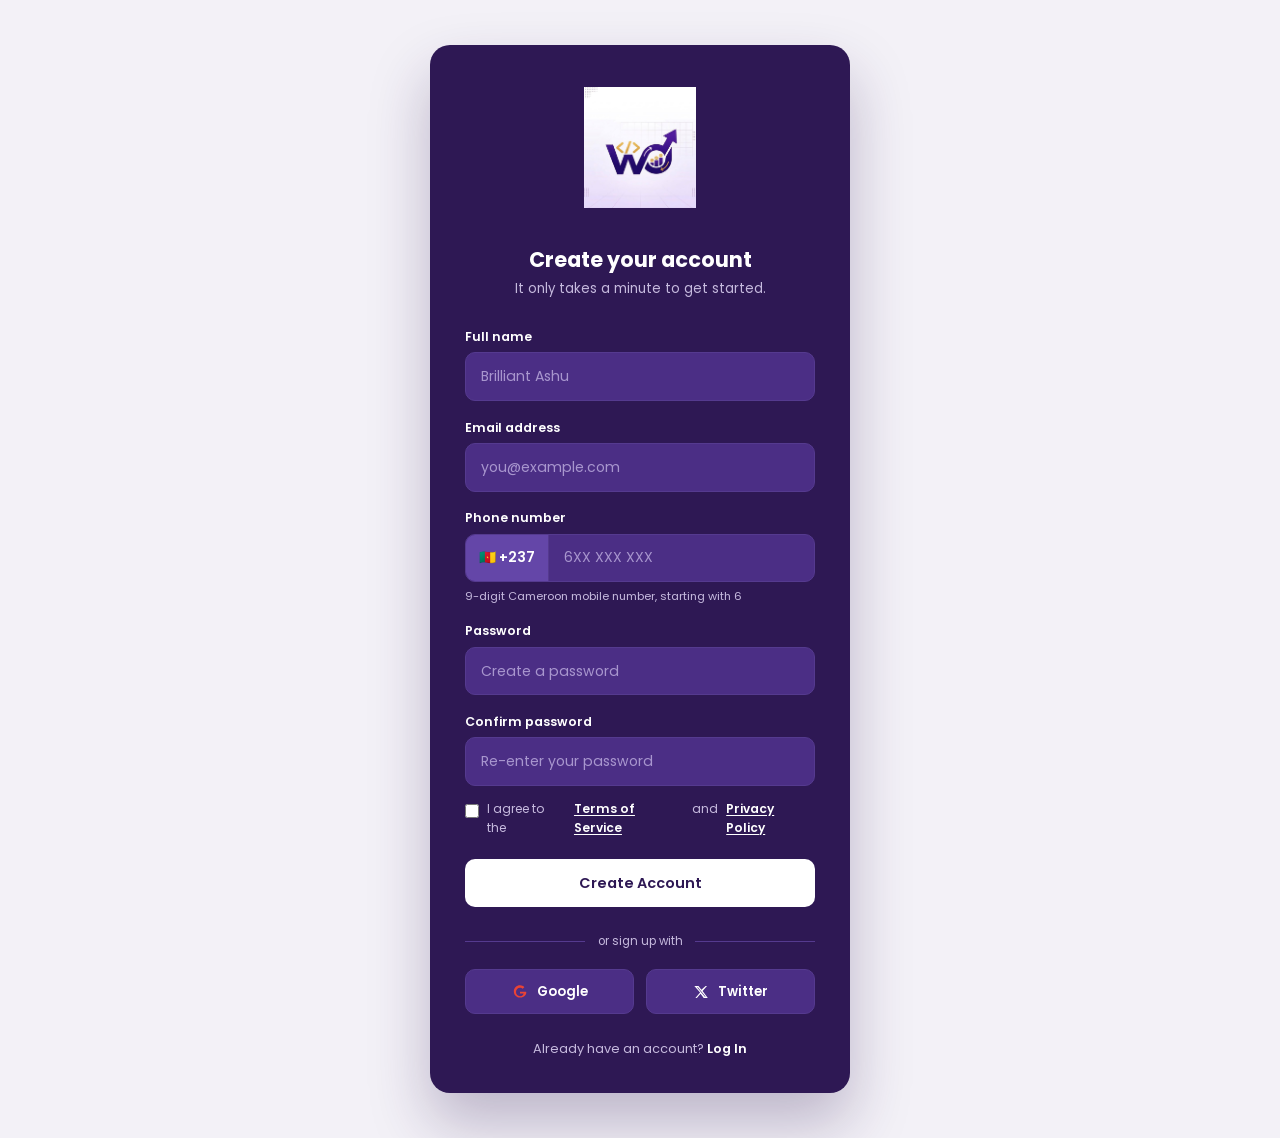
<file: register.html>
<!DOCTYPE html>
<html lang="en">
<head>
<meta charset="UTF-8">
<meta name="viewport" content="width=device-width, initial-scale=1.0">
<title>Register — Brilliant Ashu</title>
<link rel="preconnect" href="https://fonts.googleapis.com">
<link rel="preconnect" href="https://fonts.gstatic.com" crossorigin>
<link href="https://fonts.googleapis.com/css2?family=Poppins:wght@400;500;600;700;800&display=swap" rel="stylesheet">
<style>

  :root{
    --purple:#2E1854;
    --purple-light:#4B2E85;
    --purple-lighter:#6446A8;
    --white:#FFFFFF;
    --muted:#C6BADE;
    --bg:#F3F1F7;
    --line:#553A8F;
  }

  *{ margin:0; padding:0; box-sizing:border-box; }

  body{
    font-family:'Poppins', sans-serif;
    background: var(--bg);
    min-height:100vh;
    display:flex;
    align-items:center;
    justify-content:center;
    padding: 5vh 5vw;
  }

  .auth-card{
    width: 100%;
    max-width: 420px;
    background: var(--purple);
    border-radius: 20px;
    padding: 2.6rem 2.2rem 2.2rem;
    color: var(--white);
    box-shadow: 0 30px 60px rgba(46,24,84,0.28);
  }

  /* ---------- LOGO ---------- */

  .logo{
    display:flex;
    flex-direction:column;
    align-items:center;
    gap:.6rem;
    margin-bottom: 1.8rem;
  }

  .logo-mark img{
  max-width: 7rem;
}

  .logo-word{
    font-weight:700;
    font-size: .95rem;
    color: var(--white);
    letter-spacing:.01em;
  }

  h1{
    font-size: 1.3rem;
    font-weight:700;
    text-align:center;
    margin-bottom: .3rem;
  }

  .sub{
    font-size: .83rem;
    color: var(--muted);
    text-align:center;
    margin-bottom: 1.8rem;
  }

  /* ---------- FIELDS ---------- */

  .field{ margin-bottom: 1.1rem; }

  .field label{
    display:block;
    font-size: .78rem;
    font-weight:600;
    color: var(--white);
    margin-bottom: .4rem;
  }

  .field input{
    width:100%;
    font-family:'Poppins', sans-serif;
    font-size: .88rem;
    padding: .8rem .95rem;
    border: 1.5px solid var(--line);
    border-radius: 10px;
    background: var(--purple-light);
    color: var(--white);
    transition: border-color .18s ease, box-shadow .18s ease;
  }

  .field input::placeholder{ color: #A896CE; }

  .field input:focus{
    outline:none;
    border-color: var(--white);
    box-shadow: 0 0 0 3px rgba(255,255,255,0.12);
  }

  /* phone field with fixed country code */
  .phone-group{
    display:flex;
    border: 1.5px solid var(--line);
    border-radius: 10px;
    overflow:hidden;
    background: var(--purple-light);
    transition: border-color .18s ease, box-shadow .18s ease;
  }

  .phone-group:focus-within{
    border-color: var(--white);
    box-shadow: 0 0 0 3px rgba(255,255,255,0.12);
  }

  .phone-code{
    display:flex;
    align-items:center;
    gap:.4rem;
    padding: .8rem .8rem;
    background: var(--purple-lighter);
    font-size: .86rem;
    font-weight:600;
    color: var(--white);
    border-right: 1.5px solid var(--line);
    white-space:nowrap;
  }

  .phone-group input{
    border: none;
    border-radius: 0;
    flex:1;
    min-width:0;
    background: transparent;
  }

  .phone-group input:focus{ box-shadow:none; }

  .hint{
    font-size: .7rem;
    color: var(--muted);
    margin-top: .35rem;
  }

  /* ---------- TERMS ---------- */

  .terms{
    display:flex;
    align-items:flex-start;
    gap: .5rem;
    font-size: .76rem;
    color: var(--muted);
    line-height:1.5;
    margin: -.2rem 0 1.4rem;
  }
  .terms input{ accent-color: var(--white); margin-top: .2rem; width:14px; height:14px; flex-shrink:0; }
  .terms a{ color: var(--white); font-weight:600; text-decoration:underline; text-underline-offset:2px; }

  /* ---------- BUTTON ---------- */

  .btn-submit{
    width:100%;
    font-family:'Poppins', sans-serif;
    font-weight:600;
    font-size: .9rem;
    color: var(--purple);
    background: var(--white);
    border: none;
    border-radius: 10px;
    padding: .85rem 0;
    cursor:pointer;
    transition: background .18s ease, transform .18s ease;
  }

  .btn-submit:hover{ background: #E7E1F2; transform: translateY(-1px); }
  .btn-submit:focus-visible{ outline: 2px solid var(--white); outline-offset:3px; }

  /* ---------- DIVIDER ---------- */

  .divider{
    display:flex;
    align-items:center;
    gap: .8rem;
    margin: 1.6rem 0 1.2rem;
    font-size: .72rem;
    color: var(--muted);
  }
  .divider::before, .divider::after{
    content:"";
    flex:1;
    height:1px;
    background: var(--line);
  }

  /* ---------- SOCIAL BUTTONS ---------- */

  .social-row{
    display:flex;
    gap: .7rem;
  }

  .btn-social{
    flex:1;
    display:flex;
    align-items:center;
    justify-content:center;
    gap:.55rem;
    padding: .72rem 0;
    border: 1.5px solid var(--line);
    border-radius: 10px;
    background: var(--purple-light);
    color: var(--white);
    font-size: .82rem;
    font-weight:600;
    text-decoration:none;
    transition: border-color .18s ease, transform .18s ease, background .18s ease;
  }

  .btn-social:hover{ border-color: var(--white); transform: translateY(-1px); }
  .btn-social:focus-visible{ outline: 2px solid var(--white); outline-offset: 2px; }

  .btn-social svg{ width:16px; height:16px; flex-shrink:0; }

  /* ---------- SWITCH LINE ---------- */

  .switch-line{
    text-align:center;
    font-size: .8rem;
    color: var(--muted);
    margin-top: 1.6rem;
  }

  .switch-line a{
    color: var(--white);
    font-weight:600;
    text-decoration:none;
  }
  .switch-line a:hover{ text-decoration:underline; }

  /* ---------- RESPONSIVE ---------- */

  @media (max-width: 420px){
    .auth-card{ padding: 2.2rem 1.4rem 1.8rem; border-radius: 16px; }
    .social-row{ flex-direction:column; }
  }

</style>
</head>
<body>

<div class="auth-card">

  <div class="logo">
    <div class="logo-mark"><img src="log1.jpg" alt=""></div>
  </div>

  <h1>Create your account</h1>
  <p class="sub">It only takes a minute to get started.</p>

  <form>
    <div class="field">
      <label for="reg-name">Full name</label>
      <input type="text" id="reg-name" name="name" placeholder="Brilliant Ashu" autocomplete="name" required>
    </div>

    <div class="field">
      <label for="reg-email">Email address</label>
      <input type="email" id="reg-email" name="email" placeholder="you@example.com" autocomplete="email" required>
    </div>

    <div class="field">
      <label for="reg-phone">Phone number</label>
      <div class="phone-group">
        <span class="phone-code">🇨🇲 +237</span>
        <input type="tel" id="reg-phone" name="phone" placeholder="6XX XXX XXX" inputmode="numeric" pattern="6[0-9]{8}" maxlength="9" autocomplete="tel-national">
      </div>
      <p class="hint">9-digit Cameroon mobile number, starting with 6</p>
    </div>

    <div class="field">
      <label for="reg-password">Password</label>
      <input type="password" id="reg-password" name="password" placeholder="Create a password" autocomplete="new-password" required>
    </div>

    <div class="field">
      <label for="reg-confirm">Confirm password</label>
      <input type="password" id="reg-confirm" name="confirm-password" placeholder="Re-enter your password" autocomplete="new-password" required>
    </div>

    <label class="terms">
      <input type="checkbox" required>
      I agree to the <a href="#">Terms of Service</a> and <a href="#">Privacy Policy</a>
    </label>

    <button type="submit" class="btn-submit">Create Account</button>
  </form>

  <div class="divider">or sign up with</div>

  <div class="social-row">
    <a href="#" class="btn-social" aria-label="Sign up with Google">
      <svg viewBox="0 0 24 24"><path fill="#EA4335" d="M12 10.2v3.9h5.5c-.24 1.4-1.7 4.1-5.5 4.1-3.3 0-6-2.7-6-6.2s2.7-6.2 6-6.2c1.9 0 3.15.8 3.87 1.5l2.64-2.55C16.86 3.05 14.7 2 12 2 6.9 2 2.75 6.1 2.75 11.2S6.9 20.4 12 20.4c6.9 0 9.4-4.85 9.4-7.35 0-.5-.05-.87-.12-1.25H12z"/></svg>
      Google
    </a>
    <a href="#" class="btn-social" aria-label="Sign up with Twitter">
      <svg viewBox="0 0 24 24" fill="#FFFFFF"><path d="M18.9 3H21l-6.6 7.55L22.2 21h-6.1l-4.8-6.28L5.8 21H3.6l7.06-8.08L2 3h6.25l4.34 5.74L18.9 3zm-1.07 16.17h1.16L7.24 4.76H6l11.83 14.4z"/></svg>
      Twitter
    </a>
  </div>

  <p class="switch-line">Already have an account? <a href="login.html">Log In</a></p>

</div>

</body>
</html>
</file>
<file: style.css>
/* Google Fonts Import */
@import url('https://fonts.googleapis.com/css2?family=Poppins:wght@300;400;500;600;700&display=swap');

/* GLOBAL STYLES & RESET */
* {
    margin: 0;
    padding: 0;
    box-sizing: border-box;
    font-family: 'Poppins', sans-serif;
    text-decoration: none;
    list-style: none;
}

html {
    scroll-behavior: smooth;
}

body {
    background-color: #ffffff;
    color: #000000;
    overflow-x: hidden;
}

/* CUSTOM SCROLLBAR WITH GRADIENT */
::-webkit-scrollbar {
    width: 20px;
}

::-webkit-scrollbar-track {
    background: #e0e0e0;
}

::-webkit-scrollbar-thumb {
    background: linear-gradient(to bottom, #00c6ff, #0072ff, #f35588);
    border-radius: 10px;
}

/* REUSABLE GRADIENT CONFIGURATIONS */
span, .logo span {
    background: linear-gradient(to right, #00c6ff, #0072ff, #f35588);
    background-clip: text;
    -webkit-background-clip: text;
    color: transparent;
}

/* FIXED CONTAINER STRUCTURE */
section {
    min-height: 100vh;
    width: 100%;
    padding: 8rem 12%;
    position: relative;
}

.section-title {
    text-align: center;
    font-size: 3rem;
    font-weight: 600;
    margin-bottom: 4rem;
}

/* HEADER STYLE WITH BLUR FILTERS */
.header {
    position: fixed;
    top: 1rem;
    left: 50%;
    transform: translateX(-50%);
    width: 85%;
    display: flex;
    align-items: center;
    justify-content: space-between;
    gap: 2rem;
    background: rgba(0, 0, 0, 0.8);
    backdrop-filter: blur(8px);
    -webkit-backdrop-filter: blur(8px);
    color: white;
    padding: 0.5rem 1.5rem;
    border-radius: 3rem;
    z-index: 1000;
}

.logo {
    color: white;
    font-size: 1.5rem;
    font-weight: 700;
    text-transform: uppercase;
    white-space: nowrap;
    transition: transform 0.3s ease;
}

.logo:hover {
    transform: scale(1.05);
}

.header .nav-links {
    display: flex;
    gap: 2rem;
}

.header .nav-links a {
    position: relative;
    color: white;
    font-weight: 300;
}

/* PSEUDO-ELEMENT UNDERLINE EFFECT */
.header .nav-links a::before {
    content: '';
    position: absolute;
    width: 0;
    left: 0;
    top: 25px;
    height: 3px;
    background: linear-gradient(to right, #00c6ff, #0072ff, #f35588);
    border-radius: 5px;
    transition: width 0.3s ease;
}

.header .nav-links a:hover::before {
    width: 100%;
}

/* COMPONENT BUTTONS */
.visit-btn {
    padding: 0.8rem 1.5rem;
    border-radius: 3rem;
    border: none;
    font-weight: 500;
    font-size: 1rem;
    color: white;
    cursor: pointer;
    white-space: nowrap;
    background: linear-gradient(to right, #00c6ff, #0072ff, #f35588);
    transition: transform 0.3s ease;
}

.visit-btn:hover {
    transform: scale(1.05);
}

#menu-icon {
    font-size: 2rem;
    cursor: pointer;
    display: none;
}

/* ABOUT SECTION LAYOUT */
.about {
    display: flex;
    align-items: center;
}

.about-container {
    display: flex;
    align-items: center;
    justify-content: center;
    gap: 4rem;
    width: 100%;
}

.about-container img {
    width: 30vw;
    border-radius: 50%;
    border: 10px solid rgba(0, 198, 255, 0.85);
    box-shadow: 0 25px 60px rgba(0, 0, 0, 0.12);
    padding: 8px;
}

.info-box {
    display: flex;
    flex-direction: column;
    align-items: center;
    gap: 1.5rem;
    text-align: center;
}

.info-box h3 {
    font-size: 1.8rem;
    font-weight: 400;
    opacity: 0.7;
}

.info-box h1 {
    font-size: 3rem;
    font-weight: 550;
}

.info-box .job-title {
    font-size: 2rem;
    font-weight: 600;
}

.button-group {
    display: flex;
    gap: 1.5rem;
}

.btn {
    padding: 0.5rem 1.5rem;
    border-radius: 3rem;
    border: 2px solid #000000;
    background: transparent;
    color: #000000;
    font-weight: 500;
    cursor: pointer;
    white-space: nowrap;
    transition: all 0.3s ease;
}

.btn:hover {
    background-color: #000000;
    color: #ffffff;
}

.socials {
    display: flex;
    gap: 1.5rem;
}

.socials i {
    font-size: 2rem;
    color: #000000;
    transition: transform 0.3s ease;
}

.socials i:hover {
    transform: scale(1.15);
}

/* EXPERIENCE SECTION LAYOUT WITH CSS GRID */
.experience-info {
    display: flex;
    align-items: center;
    gap: 3rem;
}

.experience-info img {
    width: 24vw;
    border-radius: 3rem;
}

.grid {
    display: grid;
    grid-template-columns: repeat(2, 1fr);
    gap: 2rem;
}

.grid-card {
    border: 2px solid #000000;
    border-radius: 3rem;
    padding: 3rem;
    display: flex;
    flex-direction: column;
    align-items: flex-start;
    justify-content: flex-start;
    cursor: pointer;
    transition: all 0.3s ease;
}

.grid-card:hover {
    transform: scale(1.03);
    background-color: #000000;
    color: #ffffff;
}

.grid-card i {
    font-size: 2.5rem;
    margin-bottom: 1rem;
}

.grid-card span {
    font-size: 1.5rem;
    font-weight: 600;
    margin-bottom: 0.5rem;
}

/* PROJECTS SECTION AUTO-FIT CONFIG */
.projects-grid {
    display: grid;
    grid-template-columns: repeat(auto-fit, minmax(280px, 1fr));
    gap: 1.75rem;
    justify-items: center;
}

.project-card {
    border: 1px solid rgba(0, 0, 0, 0.12);
    border-radius: 2rem;
    padding: 2rem 1.5rem;
    width: 100%;
    max-width: 32rem;
    display: flex;
    flex-direction: column;
    align-items: center;
    justify-content: space-between;
    text-align: center;
    gap: 1.25rem;
    cursor: pointer;
    transition: all 0.3s ease;
    background: rgba(255, 255, 255, 0.96);
}

.project-card img {
    width: 100%;
    max-width: 24rem;
    height: auto;
    border-radius: 1.5rem;
}

.button-group {
    display: flex;
    flex-wrap: wrap;
    gap: 0.9rem;
    justify-content: center;
}

.project-card .btn {
    min-width: 10rem;
    padding: 0.9rem 1.8rem;
}

.project-card h3 {
    font-size: 2rem;
    font-weight: 500;
}
.cardimg {
    width: 100%;
    max-width: 4rem;
    height: auto;
    border-radius: 1.5rem;
}

/* GRID HOVER AND INTERLOCKING CARD REVERSAL */
.project-card:hover {
    background-color: #000000;
    color: #ffffff;
    transform: translateY(-10px) scale(1.02);
}

.project-card:hover .btn {
    border-color: white;
    color: white;
}

.project-card .btn:hover {
    border: 2px solid white;
    background-color: white;
    color: black;
}

.team {
    padding-top: 2rem;
    padding-bottom: 4rem;
}

.team-grid {
    display: grid;
    grid-template-columns: repeat(3, minmax(0, 1fr));
    gap: 1.5rem;
}

.team-card {
    background: linear-gradient(180deg, rgba(255,255,255,0.98) 0%, rgba(245, 248, 255, 0.98) 100%);
    border: 1px solid rgba(0, 0, 0, 0.06);
    border-radius: 2rem;
    box-shadow: 0 18px 40px rgba(0, 0, 0, 0.06);
    overflow: hidden;
    transition: transform 0.3s ease, box-shadow 0.3s ease;
    max-width: 28rem;
    margin: 0 auto;
}

.team-card:hover {
    transform: translateY(-8px);
    box-shadow: 0 28px 60px rgba(0, 0, 0, 0.1);
}

.team-image {
    width: 14rem;
    height: 14rem;
    margin: 0 auto 1.5rem;
    border-radius: 50%;
    overflow: hidden;
    border: 8px solid rgba(0, 198, 255, 0.2);
    background: #ffffff;
}

.team-image img {
    width: 100%;
    height: 100%;
    object-fit: cover;
    transition: transform 0.4s ease;
}

.team-card:hover .team-image img {
    transform: scale(1.04);
}

.team-content {
    padding: 1.8rem 1.6rem 2rem;
}

.team-content h3 {
    font-size: 2rem;
    margin-bottom: 0.5rem;
}

.team-role {
    display: block;
    font-size: 1.1rem;
    color: rgba(0, 0, 0, 0.7);
    margin-bottom: 1rem;
    font-weight: 500;
}

.team-content p {
    font-size: 1rem;
    line-height: 1.75;
    color: rgba(0, 0, 0, 0.75);
}

/* CONTACT INPUT BOX LAYOUT */
.contact {
    display: flex;
    justify-content: center;
    padding: 4rem 0 6rem;
}

.input-box {
    display: flex;
    flex-direction: column;
    align-items: center;
    gap: 2rem;
    margin-top: 5rem;
    width: min(100%, 60rem);
    padding: 3rem 3rem 2rem;
    background: #ffffff;
    border-radius: 2.5rem;
    border: 1px solid rgba(0, 0, 0, 0.08);
    box-shadow: 0 25px 50px rgba(0, 0, 0, 0.08);
}

.training-details {
    width: 100%;
    background: linear-gradient(180deg, #ffffff 0%, #f7fbff 100%);
    border-radius: 1.5rem;
    padding: 1rem 1.5rem;
    border: 1px solid rgba(0,0,0,0.05);
    margin-bottom: 1.25rem;
    font-size: 1rem;
    color: rgba(0,0,0,0.85);
    line-height: 1.5;
}

.training-details p { margin: 0.2rem 0; }

.contact-form {
    display: flex;
    flex-direction: column;
    width: 100%;
    gap: 1.5rem;
}

.input {
    position: relative;
    width: 100%;
}

.input input,
.input textarea {
    border: 1px solid rgba(0, 0, 0, 0.15);
    border-radius: 1.75rem;
    width: 100%;
    padding: 1.6rem 1.8rem 1.6rem 4.5rem;
    font-size: 1.2rem;
    outline: none;
    text-align: left;
    resize: none;
    background: #f8f9ff;
    transition: border-color 0.25s ease, box-shadow 0.25s ease;
}

.input input:hover,
.input textarea:hover,
.input input:focus,
.input textarea:focus {
    border-color: rgba(0, 118, 255, 0.4);
    box-shadow: 0 8px 20px rgba(0, 118, 255, 0.08);
}

.input textarea {
    min-height: 14rem;
}

.input input::placeholder,
.input textarea::placeholder {
    font-size: 1.1rem;
    color: rgba(0, 0, 0, 0.55);
}

.input i {
    position: absolute;
    font-size: 1.5rem;
    top: 50%;
    left: 1.5rem;
    transform: translateY(-50%);
    color: rgba(0, 0, 0, 0.55);
}

.textarea-input textarea {
    padding-top: 2.5rem;
}

.textarea-input .input i {
    top: 2.2rem;
    transform: none;
}

.btn {
    width: fit-content;
    min-width: 12rem;
    padding: 1rem 2rem;
}

@media (max-width: 768px) {
    .input-box {
        padding: 2rem 1.5rem 1.5rem;
    }

    .input input,
    .input textarea {
        padding: 1.4rem 1.8rem 1.4rem 4rem;
        font-size: 1rem;
    }

    .btn {
        width: 100%;
    }
}

/* FOOTER ARCHITECTURE */
.footer {
    width: 100%;
    height: 10rem;
    display: flex;
    flex-direction: column;
    align-items: center;
    justify-content: center;
    gap: 1.5rem;
    border-top: 1px solid #e0e0e0;
}

.footer .nav-links {
    display: flex;
    gap: 2rem;
}

.footer .nav-links a {
    color: #000000;
    font-weight: 600;
}

.copyright {
    font-weight: 300;
    margin-top: 0.5rem;
}

/* RESPONSIVE DESIGN - BREAKPOINTS */

/* LAPTOP VIEW */
@media (max-width: 1280px) {
    .header {
        padding: 1rem 2rem;
        gap: 1rem;
    }
    .about-container {
        gap: 2rem;
    }
    .experience-info {
        flex-direction: column;
    }
    .input input, .input input::placeholder {
        font-size: 1.2rem;
        padding: 1.5rem 6rem;
    }
}

/* TABLET VIEW / RESPONSIVE DROPDOWN INJECTION */
@media (max-width: 768px) {
    #menu-icon {
        display: block;
    }
    
    .header .nav-links {
        position: absolute;
        top: 100%;
        margin-top: 0.5rem;
        left: 0;
        width: 100%;
        padding: 1rem;
        background: rgba(0, 0, 0, 0.9);
        border-radius: 1.5rem;
        flex-direction: column;
        align-items: center;
        display: none; /* Hidden unless active */
    }
    
    .header .nav-links.active {
        display: flex;
    }
    
    .header .nav-links li {
        margin-top: 0.5rem;
        padding: 0.5rem 0;
    }

    .grid {
        grid-template-columns: 1fr;
    }
    .experience-info img {
        width: 50vw;
    }
    .project-card img {
        width: 45vw;
    }
    .team-grid {
        grid-template-columns: 1fr;
    }
    .team-card {
        max-width: none;
    }
    .team-image {
        width: 12rem;
        height: 12rem;
    }
    .input i {
        display: none;
    }
}

/* MOBILE DEVICE VIEW */
@media (max-width: 600px) {
    .header {
        width: 95%;
        padding: 1rem;
    }
    .logo {
        font-size: 1.2rem;
    }
    .about-container {
        flex-direction: column;
    }
    .about-container img {
        width: 60vw;
    }
    .info-box h1 {
        font-size: 2.5rem;
    }
    .input input {
        width: 80%;
        font-size: 1rem;
    }
}
</file>
